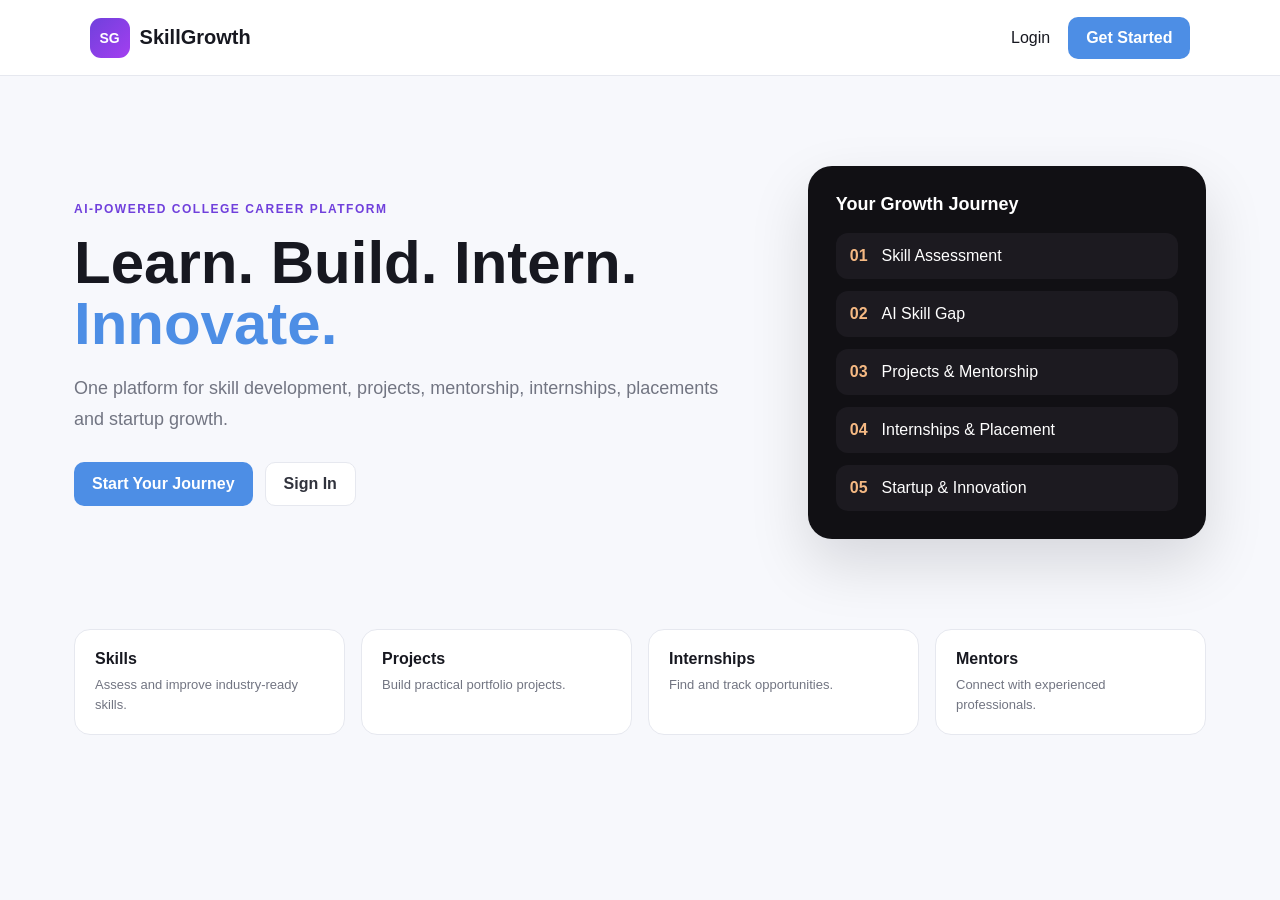
<file: index.html>
<!DOCTYPE html><html lang="en"><head><meta charset="UTF-8"><meta name="viewport" content="width=device-width,initial-scale=1.0"><title>SkillGrowth | AI Career Platform</title><link rel="stylesheet" href="css/style.css"></head><body><div class="landing"><nav class="landing-nav"><div class="brand"><span class="brand-logo">SG</span><span>SkillGrowth</span></div><div class="nav-actions"><a href="login.html">Login</a><a class="btn btn-primary" href="register.html">Get Started</a></div></nav><main class="hero"><div class="hero-copy"><span class="eyebrow">AI-POWERED COLLEGE CAREER PLATFORM</span><h1>Learn. Build. Intern. <span>Innovate.</span></h1><p>One platform for skill development, projects, mentorship, internships, placements and startup growth.</p><div class="hero-actions"><a class="btn btn-primary" href="register.html">Start Your Journey</a><a class="btn btn-light" href="login.html">Sign In</a></div></div><div class="journey-card"><div class="journey-title">Your Growth Journey</div><div class="journey-list"><div><b>01</b><span>Skill Assessment</span></div><div><b>02</b><span>AI Skill Gap</span></div><div><b>03</b><span>Projects & Mentorship</span></div><div><b>04</b><span>Internships & Placement</span></div><div><b>05</b><span>Startup & Innovation</span></div></div></div></main><section class="feature-strip"><div><strong>Skills</strong><span>Assess and improve industry-ready skills.</span></div><div><strong>Projects</strong><span>Build practical portfolio projects.</span></div><div><strong>Internships</strong><span>Find and track opportunities.</span></div><div><strong>Mentors</strong><span>Connect with experienced professionals.</span></div></section></div></body></html>
</file>
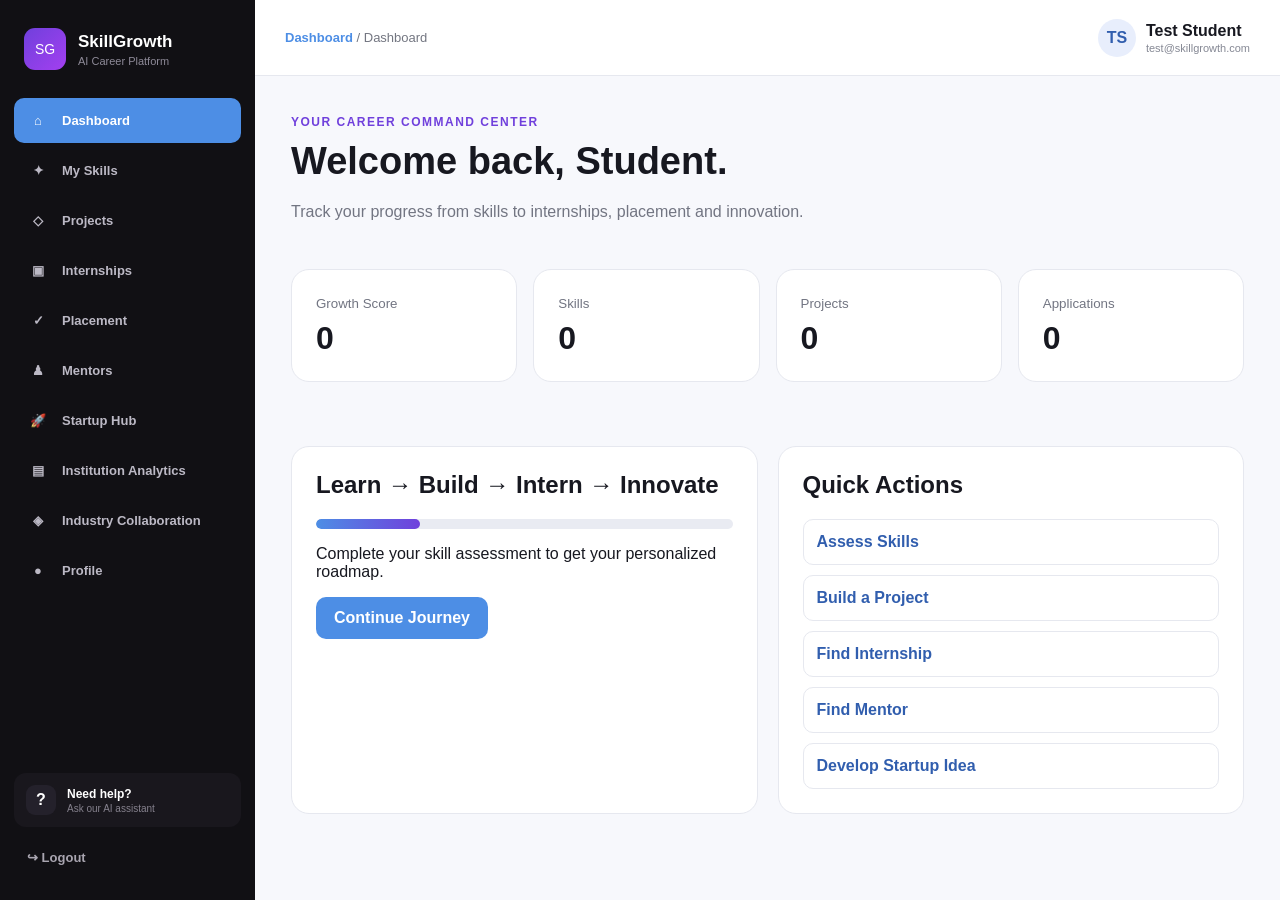
<file: dashboard.html>
<!DOCTYPE html><html lang="en"><head><meta charset="UTF-8"><meta name="viewport" content="width=device-width,initial-scale=1.0"><title>Dashboard | SkillGrowth</title><link rel="stylesheet" href="css/style.css"></head><body><div class="app-layout"><aside class="sidebar" id="sidebar">
<div class="sidebar-brand"><div class="brand-logo">SG</div><div><div class="brand-name">SkillGrowth</div><div class="brand-subtitle">AI Career Platform</div></div></div>
<nav class="sidebar-menu">
<a href="dashboard.html" class="sidebar-link active"><span>⌂</span>Dashboard</a>
<a href="skills.html" class="sidebar-link "><span>✦</span>My Skills</a>
<a href="projects.html" class="sidebar-link "><span>◇</span>Projects</a>
<a href="internships.html" class="sidebar-link "><span>▣</span>Internships</a>
<a href="placement.html" class="sidebar-link "><span>✓</span>Placement</a>
<a href="mentors.html" class="sidebar-link "><span>♟</span>Mentors</a>
<a href="startups.html" class="sidebar-link "><span>🚀</span>Startup Hub</a>
<a href="institution.html" class="sidebar-link "><span>▤</span>Institution Analytics</a>
<a href="industry.html" class="sidebar-link "><span>◈</span>Industry Collaboration</a>
<a href="profile.html" class="sidebar-link "><span>●</span>Profile</a>
</nav>
<div class="sidebar-footer"><div class="sidebar-help"><b>?</b><div><strong>Need help?</strong><small>Ask our AI assistant</small></div></div><button class="sidebar-logout" id="logoutBtn">↪ Logout</button></div>
</aside><main class="main-area"><header class="topbar"><button class="mobile-menu-btn" id="mobileMenuBtn">☰</button><div class="breadcrumb"><a href="dashboard.html">Dashboard</a> / Dashboard</div><div class="top-user"><div class="top-avatar" id="userAvatar">TS</div><div><strong id="userName">Test Student</strong><small id="userEmail">test@skillgrowth.com</small></div></div></header><section class="page-content"><span class="eyebrow">YOUR CAREER COMMAND CENTER</span><h1>Welcome back, <span id="welcomeName">Student</span>.</h1><p>Track your progress from skills to internships, placement and innovation.</p><div class="stat-grid"><div class="card stat"><small>Growth Score</small><strong id="growthScore">0</strong></div><div class="card stat"><small>Skills</small><strong id="skillCount">0</strong></div><div class="card stat"><small>Projects</small><strong id="projectCount">0</strong></div><div class="card stat"><small>Applications</small><strong id="applicationCount">0</strong></div></div><div class="two-col"><div class="card"><h2>Learn → Build → Intern → Innovate</h2><div class="progress-track"><div id="journeyProgress" class="progress-fill" style="width:25%"></div></div><p>Complete your skill assessment to get your personalized roadmap.</p><a class="btn btn-primary" href="skills.html">Continue Journey</a></div><div class="card"><h2>Quick Actions</h2><div class="quick-links"><a href="skills.html">Assess Skills</a><a href="projects.html">Build a Project</a><a href="internships.html">Find Internship</a><a href="mentors.html">Find Mentor</a><a href="startups.html">Develop Startup Idea</a></div></div></div></section></main></div><script src="js/script.js"></script><script src="js/dashboard.js"></script></body></html>
</file>
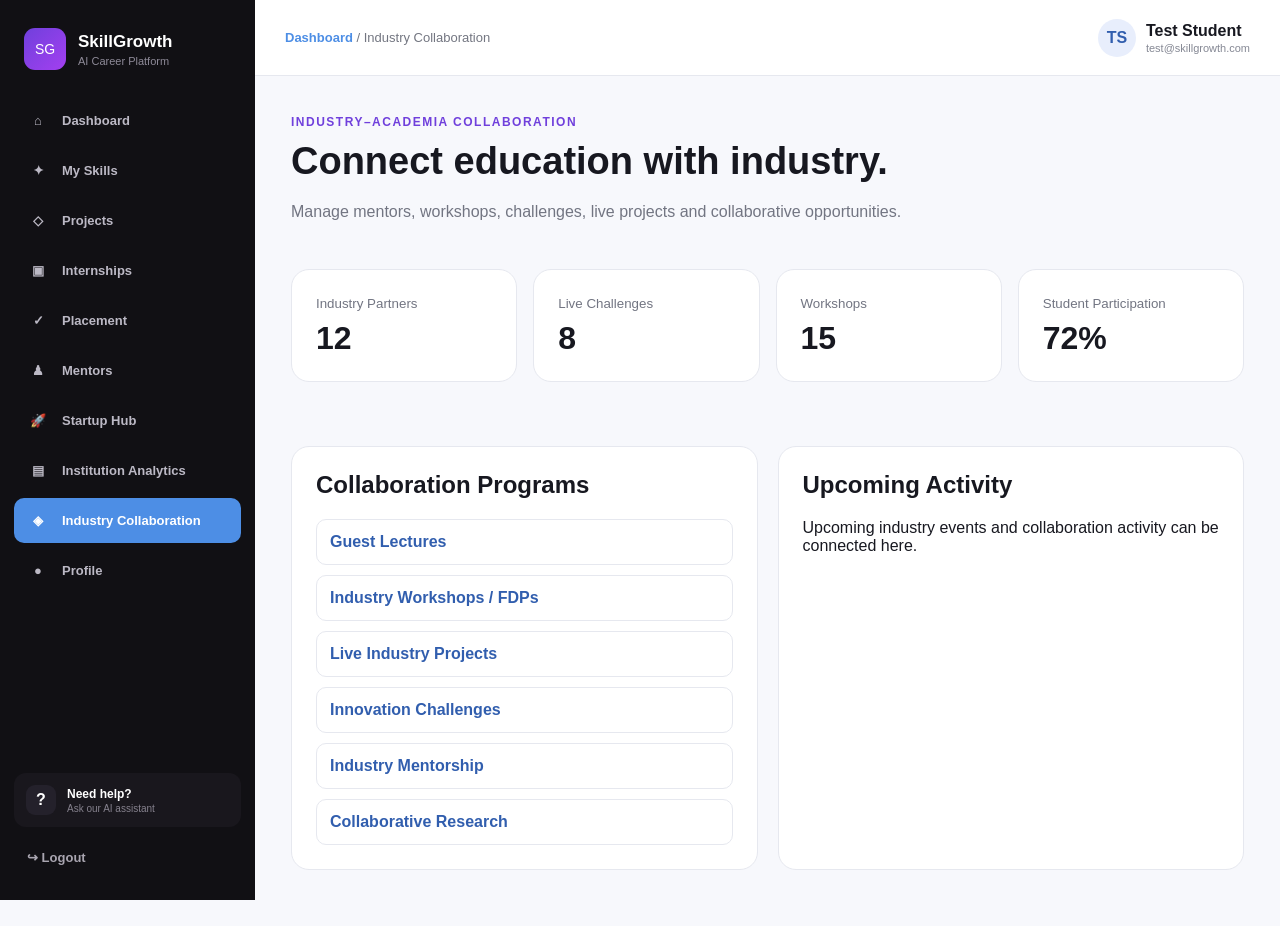
<file: industry.html>
<!DOCTYPE html><html lang="en"><head><meta charset="UTF-8"><meta name="viewport" content="width=device-width,initial-scale=1.0"><title>Industry Collaboration | SkillGrowth</title><link rel="stylesheet" href="css/style.css"></head><body><div class="app-layout"><aside class="sidebar" id="sidebar">
<div class="sidebar-brand"><div class="brand-logo">SG</div><div><div class="brand-name">SkillGrowth</div><div class="brand-subtitle">AI Career Platform</div></div></div>
<nav class="sidebar-menu">
<a href="dashboard.html" class="sidebar-link "><span>⌂</span>Dashboard</a>
<a href="skills.html" class="sidebar-link "><span>✦</span>My Skills</a>
<a href="projects.html" class="sidebar-link "><span>◇</span>Projects</a>
<a href="internships.html" class="sidebar-link "><span>▣</span>Internships</a>
<a href="placement.html" class="sidebar-link "><span>✓</span>Placement</a>
<a href="mentors.html" class="sidebar-link "><span>♟</span>Mentors</a>
<a href="startups.html" class="sidebar-link "><span>🚀</span>Startup Hub</a>
<a href="institution.html" class="sidebar-link "><span>▤</span>Institution Analytics</a>
<a href="industry.html" class="sidebar-link active"><span>◈</span>Industry Collaboration</a>
<a href="profile.html" class="sidebar-link "><span>●</span>Profile</a>
</nav>
<div class="sidebar-footer"><div class="sidebar-help"><b>?</b><div><strong>Need help?</strong><small>Ask our AI assistant</small></div></div><button class="sidebar-logout" id="logoutBtn">↪ Logout</button></div>
</aside><main class="main-area"><header class="topbar"><button class="mobile-menu-btn" id="mobileMenuBtn">☰</button><div class="breadcrumb"><a href="dashboard.html">Dashboard</a> / Industry Collaboration</div><div class="top-user"><div class="top-avatar" id="userAvatar">TS</div><div><strong id="userName">Test Student</strong><small id="userEmail">test@skillgrowth.com</small></div></div></header><section class="page-content"><span class="eyebrow">INDUSTRY–ACADEMIA COLLABORATION</span><h1>Connect education with industry.</h1><p>Manage mentors, workshops, challenges, live projects and collaborative opportunities.</p><div class="stat-grid"><div class="card stat"><small>Industry Partners</small><strong>12</strong></div><div class="card stat"><small>Live Challenges</small><strong>8</strong></div><div class="card stat"><small>Workshops</small><strong>15</strong></div><div class="card stat"><small>Student Participation</small><strong>72%</strong></div></div><div class="two-col"><div class="card"><h2>Collaboration Programs</h2><div class="quick-links"><a href="#">Guest Lectures</a><a href="#">Industry Workshops / FDPs</a><a href="#">Live Industry Projects</a><a href="#">Innovation Challenges</a><a href="#">Industry Mentorship</a><a href="#">Collaborative Research</a></div></div><div class="card"><h2>Upcoming Activity</h2><p>Upcoming industry events and collaboration activity can be connected here.</p></div></div></section></main></div><script src="js/script.js"></script><script src="js/industry.js"></script></body></html>
</file>
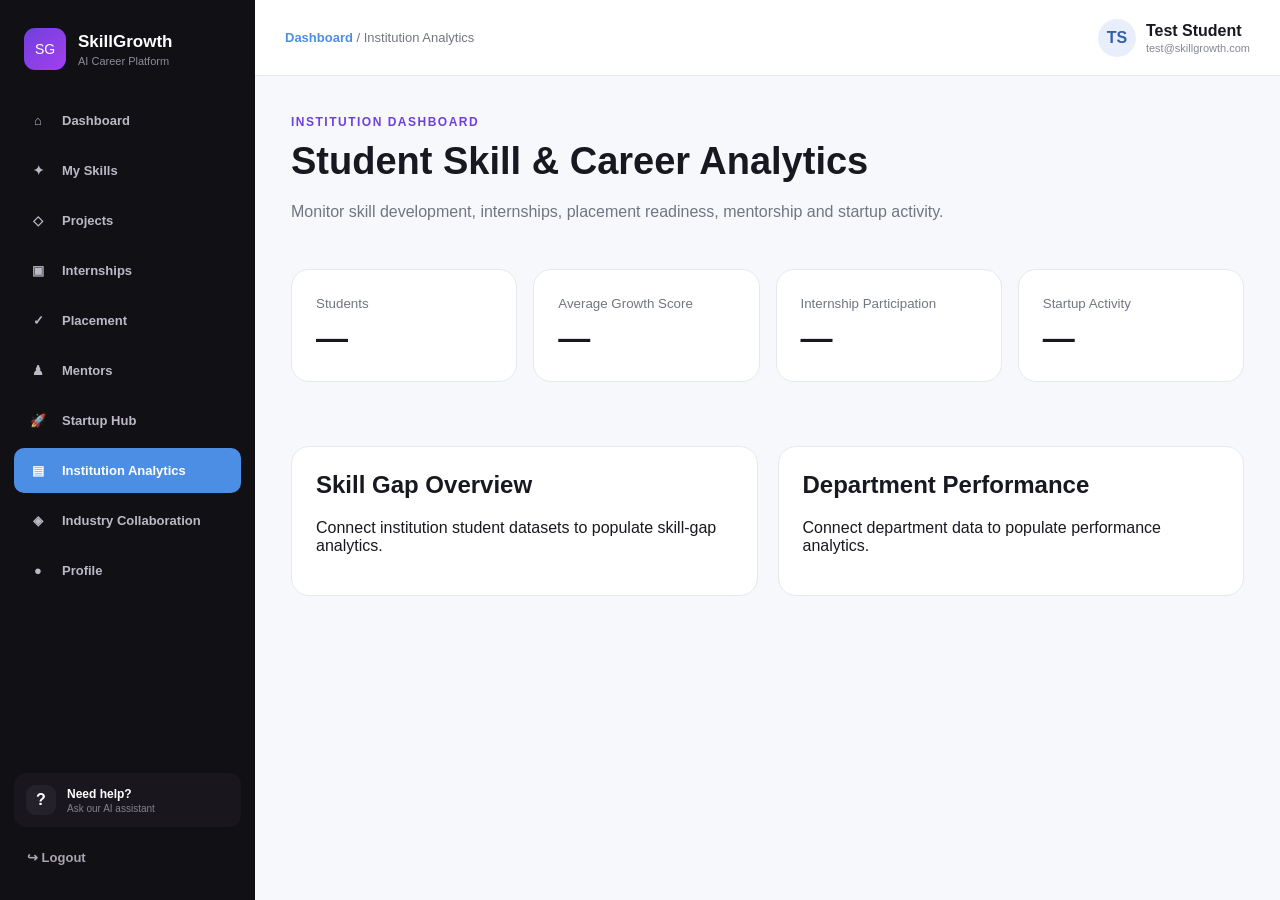
<file: institution.html>
<!DOCTYPE html><html lang="en"><head><meta charset="UTF-8"><meta name="viewport" content="width=device-width,initial-scale=1.0"><title>Institution Analytics | SkillGrowth</title><link rel="stylesheet" href="css/style.css"></head><body><div class="app-layout"><aside class="sidebar" id="sidebar">
<div class="sidebar-brand"><div class="brand-logo">SG</div><div><div class="brand-name">SkillGrowth</div><div class="brand-subtitle">AI Career Platform</div></div></div>
<nav class="sidebar-menu">
<a href="dashboard.html" class="sidebar-link "><span>⌂</span>Dashboard</a>
<a href="skills.html" class="sidebar-link "><span>✦</span>My Skills</a>
<a href="projects.html" class="sidebar-link "><span>◇</span>Projects</a>
<a href="internships.html" class="sidebar-link "><span>▣</span>Internships</a>
<a href="placement.html" class="sidebar-link "><span>✓</span>Placement</a>
<a href="mentors.html" class="sidebar-link "><span>♟</span>Mentors</a>
<a href="startups.html" class="sidebar-link "><span>🚀</span>Startup Hub</a>
<a href="institution.html" class="sidebar-link active"><span>▤</span>Institution Analytics</a>
<a href="industry.html" class="sidebar-link "><span>◈</span>Industry Collaboration</a>
<a href="profile.html" class="sidebar-link "><span>●</span>Profile</a>
</nav>
<div class="sidebar-footer"><div class="sidebar-help"><b>?</b><div><strong>Need help?</strong><small>Ask our AI assistant</small></div></div><button class="sidebar-logout" id="logoutBtn">↪ Logout</button></div>
</aside><main class="main-area"><header class="topbar"><button class="mobile-menu-btn" id="mobileMenuBtn">☰</button><div class="breadcrumb"><a href="dashboard.html">Dashboard</a> / Institution Analytics</div><div class="top-user"><div class="top-avatar" id="userAvatar">TS</div><div><strong id="userName">Test Student</strong><small id="userEmail">test@skillgrowth.com</small></div></div></header><section class="page-content"><span class="eyebrow">INSTITUTION DASHBOARD</span><h1>Student Skill & Career Analytics</h1><p>Monitor skill development, internships, placement readiness, mentorship and startup activity.</p><div class="stat-grid"><div class="card stat"><small>Students</small><strong>—</strong></div><div class="card stat"><small>Average Growth Score</small><strong>—</strong></div><div class="card stat"><small>Internship Participation</small><strong>—</strong></div><div class="card stat"><small>Startup Activity</small><strong>—</strong></div></div><div class="two-col"><div class="card"><h2>Skill Gap Overview</h2><p>Connect institution student datasets to populate skill-gap analytics.</p></div><div class="card"><h2>Department Performance</h2><p>Connect department data to populate performance analytics.</p></div></div></section></main></div><script src="js/script.js"></script><script src="js/institution.js"></script></body></html>
</file>
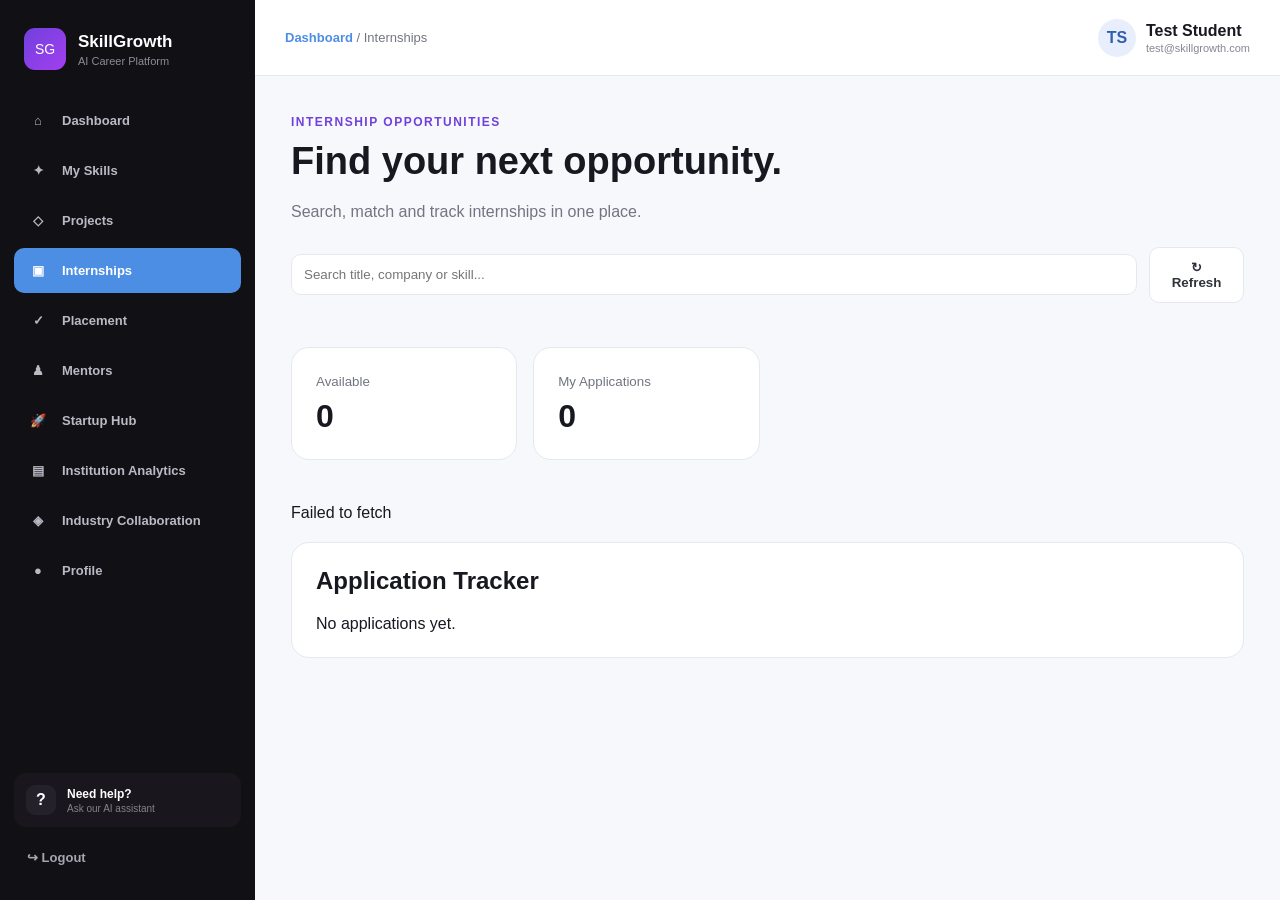
<file: internships.html>
<!DOCTYPE html><html lang="en"><head><meta charset="UTF-8"><meta name="viewport" content="width=device-width,initial-scale=1.0"><title>Internships | SkillGrowth</title><link rel="stylesheet" href="css/style.css"></head><body><div class="app-layout"><aside class="sidebar" id="sidebar">
<div class="sidebar-brand"><div class="brand-logo">SG</div><div><div class="brand-name">SkillGrowth</div><div class="brand-subtitle">AI Career Platform</div></div></div>
<nav class="sidebar-menu">
<a href="dashboard.html" class="sidebar-link "><span>⌂</span>Dashboard</a>
<a href="skills.html" class="sidebar-link "><span>✦</span>My Skills</a>
<a href="projects.html" class="sidebar-link "><span>◇</span>Projects</a>
<a href="internships.html" class="sidebar-link active"><span>▣</span>Internships</a>
<a href="placement.html" class="sidebar-link "><span>✓</span>Placement</a>
<a href="mentors.html" class="sidebar-link "><span>♟</span>Mentors</a>
<a href="startups.html" class="sidebar-link "><span>🚀</span>Startup Hub</a>
<a href="institution.html" class="sidebar-link "><span>▤</span>Institution Analytics</a>
<a href="industry.html" class="sidebar-link "><span>◈</span>Industry Collaboration</a>
<a href="profile.html" class="sidebar-link "><span>●</span>Profile</a>
</nav>
<div class="sidebar-footer"><div class="sidebar-help"><b>?</b><div><strong>Need help?</strong><small>Ask our AI assistant</small></div></div><button class="sidebar-logout" id="logoutBtn">↪ Logout</button></div>
</aside><main class="main-area"><header class="topbar"><button class="mobile-menu-btn" id="mobileMenuBtn">☰</button><div class="breadcrumb"><a href="dashboard.html">Dashboard</a> / Internships</div><div class="top-user"><div class="top-avatar" id="userAvatar">TS</div><div><strong id="userName">Test Student</strong><small id="userEmail">test@skillgrowth.com</small></div></div></header><section class="page-content"><span class="eyebrow">INTERNSHIP OPPORTUNITIES</span><h1>Find your next opportunity.</h1><p>Search, match and track internships in one place.</p><div class="toolbar"><input id="internshipSearch" placeholder="Search title, company or skill..."><button class="btn btn-light" id="refreshInternships">↻ Refresh</button></div><div class="stat-grid"><div class="card stat"><small>Available</small><strong id="internshipCount">0</strong></div><div class="card stat"><small>My Applications</small><strong id="myApplicationCount">0</strong></div></div><div id="internshipGrid" class="item-grid">Loading internships...</div><div class="card"><h2>Application Tracker</h2><div id="applicationGrid">No applications yet.</div></div></section></main></div><script src="js/script.js"></script><script src="js/internships.js"></script></body></html>
</file>
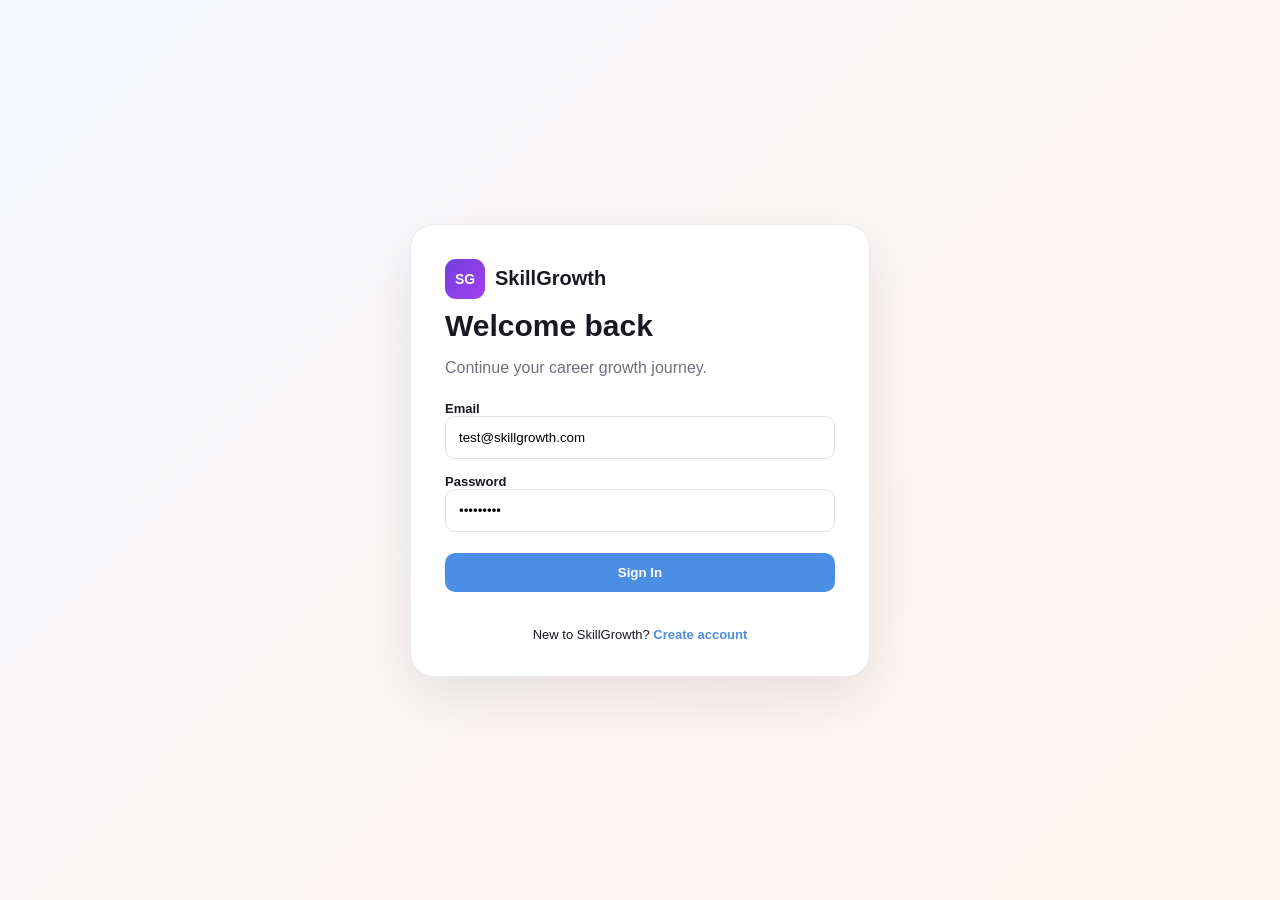
<file: login.html>
<!DOCTYPE html><html lang="en"><head><meta charset="UTF-8"><meta name="viewport" content="width=device-width,initial-scale=1.0"><title>Login | SkillGrowth</title><link rel="stylesheet" href="css/style.css"><link rel="stylesheet" href="css/auth.css"></head><body><div class="auth-page"><div class="auth-card"><a class="brand" href="index.html"><span class="brand-logo">SG</span><span>SkillGrowth</span></a><h1>Welcome back</h1><p>Continue your career growth journey.</p><form class="auth-form" id="loginForm"><label>Email<input id="email" type="email" required value="test@skillgrowth.com"></label><label>Password<input id="password" type="password" required value="Test12345"></label><button class="btn btn-primary" type="submit">Sign In</button><div id="authMessage"></div></form><div class="auth-footer">New to SkillGrowth? <a href="register.html">Create account</a></div></div></div><script src="js/auth.js"></script></body></html>
</file>
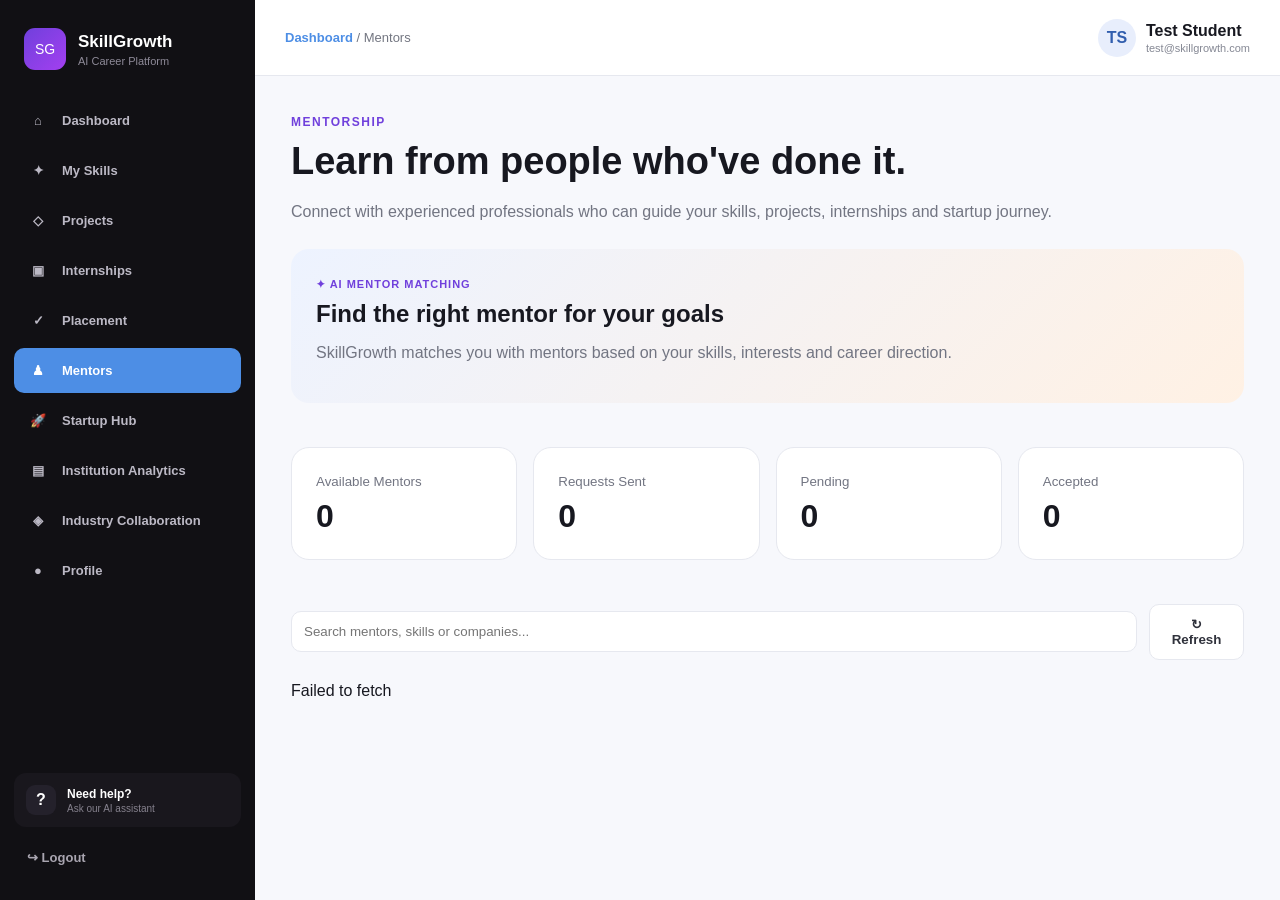
<file: mentors.html>
<!DOCTYPE html><html lang="en"><head><meta charset="UTF-8"><meta name="viewport" content="width=device-width,initial-scale=1.0"><title>Mentors | SkillGrowth</title><link rel="stylesheet" href="css/style.css"></head><body><div class="app-layout"><aside class="sidebar" id="sidebar">
<div class="sidebar-brand"><div class="brand-logo">SG</div><div><div class="brand-name">SkillGrowth</div><div class="brand-subtitle">AI Career Platform</div></div></div>
<nav class="sidebar-menu">
<a href="dashboard.html" class="sidebar-link "><span>⌂</span>Dashboard</a>
<a href="skills.html" class="sidebar-link "><span>✦</span>My Skills</a>
<a href="projects.html" class="sidebar-link "><span>◇</span>Projects</a>
<a href="internships.html" class="sidebar-link "><span>▣</span>Internships</a>
<a href="placement.html" class="sidebar-link "><span>✓</span>Placement</a>
<a href="mentors.html" class="sidebar-link active"><span>♟</span>Mentors</a>
<a href="startups.html" class="sidebar-link "><span>🚀</span>Startup Hub</a>
<a href="institution.html" class="sidebar-link "><span>▤</span>Institution Analytics</a>
<a href="industry.html" class="sidebar-link "><span>◈</span>Industry Collaboration</a>
<a href="profile.html" class="sidebar-link "><span>●</span>Profile</a>
</nav>
<div class="sidebar-footer"><div class="sidebar-help"><b>?</b><div><strong>Need help?</strong><small>Ask our AI assistant</small></div></div><button class="sidebar-logout" id="logoutBtn">↪ Logout</button></div>
</aside><main class="main-area"><header class="topbar"><button class="mobile-menu-btn" id="mobileMenuBtn">☰</button><div class="breadcrumb"><a href="dashboard.html">Dashboard</a> / Mentors</div><div class="top-user"><div class="top-avatar" id="userAvatar">TS</div><div><strong id="userName">Test Student</strong><small id="userEmail">test@skillgrowth.com</small></div></div></header><section class="page-content"><span class="eyebrow">MENTORSHIP</span><h1>Learn from people who've done it.</h1><p>Connect with experienced professionals who can guide your skills, projects, internships and startup journey.</p><div class="ai-banner"><b>✦ AI MENTOR MATCHING</b><h2>Find the right mentor for your goals</h2><p>SkillGrowth matches you with mentors based on your skills, interests and career direction.</p></div><div class="stat-grid"><div class="card stat"><small>Available Mentors</small><strong id="mentorCount">0</strong></div><div class="card stat"><small>Requests Sent</small><strong id="requestCount">0</strong></div><div class="card stat"><small>Pending</small><strong id="pendingCount">0</strong></div><div class="card stat"><small>Accepted</small><strong id="acceptedCount">0</strong></div></div><div class="toolbar"><input id="mentorSearch" placeholder="Search mentors, skills or companies..."><button class="btn btn-light" id="refreshMentors">↻ Refresh</button></div><div id="mentorGrid" class="item-grid">Loading mentors...</div><div class="modal" id="messageModal"><div class="modal-box"><button class="modal-close" id="messageClose">×</button><h2>Send Mentorship Request</h2><textarea id="mentorMessage" maxlength="500" placeholder="Hi, I would like mentorship for..."></textarea><br><br><button class="btn btn-light" id="messageCancel">Cancel</button> <button class="btn btn-primary" id="messageSend">Send Request</button></div></div></section></main></div><script src="js/script.js"></script><script src="js/mentors.js"></script></body></html>
</file>
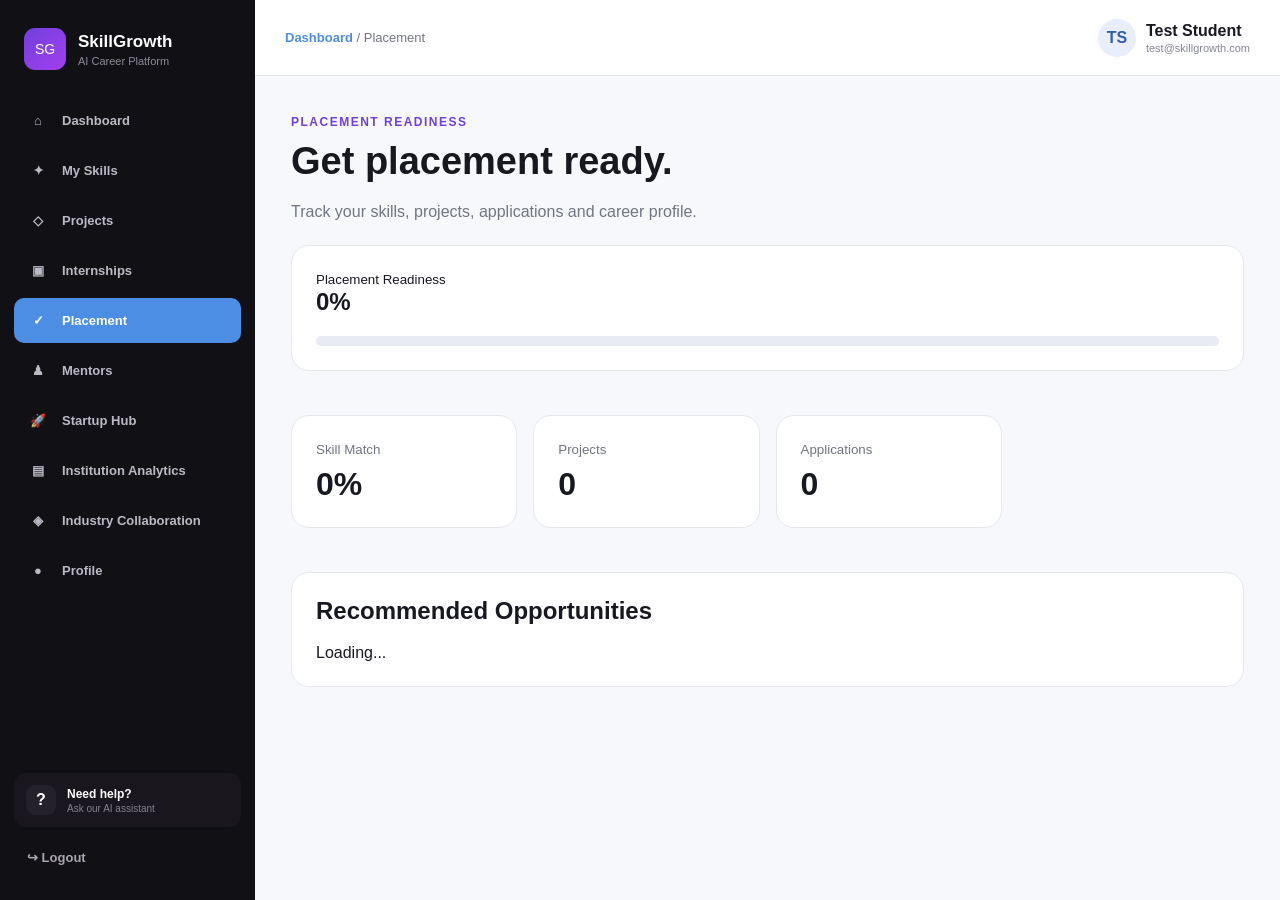
<file: placement.html>
<!DOCTYPE html><html lang="en"><head><meta charset="UTF-8"><meta name="viewport" content="width=device-width,initial-scale=1.0"><title>Placement | SkillGrowth</title><link rel="stylesheet" href="css/style.css"></head><body><div class="app-layout"><aside class="sidebar" id="sidebar">
<div class="sidebar-brand"><div class="brand-logo">SG</div><div><div class="brand-name">SkillGrowth</div><div class="brand-subtitle">AI Career Platform</div></div></div>
<nav class="sidebar-menu">
<a href="dashboard.html" class="sidebar-link "><span>⌂</span>Dashboard</a>
<a href="skills.html" class="sidebar-link "><span>✦</span>My Skills</a>
<a href="projects.html" class="sidebar-link "><span>◇</span>Projects</a>
<a href="internships.html" class="sidebar-link "><span>▣</span>Internships</a>
<a href="placement.html" class="sidebar-link active"><span>✓</span>Placement</a>
<a href="mentors.html" class="sidebar-link "><span>♟</span>Mentors</a>
<a href="startups.html" class="sidebar-link "><span>🚀</span>Startup Hub</a>
<a href="institution.html" class="sidebar-link "><span>▤</span>Institution Analytics</a>
<a href="industry.html" class="sidebar-link "><span>◈</span>Industry Collaboration</a>
<a href="profile.html" class="sidebar-link "><span>●</span>Profile</a>
</nav>
<div class="sidebar-footer"><div class="sidebar-help"><b>?</b><div><strong>Need help?</strong><small>Ask our AI assistant</small></div></div><button class="sidebar-logout" id="logoutBtn">↪ Logout</button></div>
</aside><main class="main-area"><header class="topbar"><button class="mobile-menu-btn" id="mobileMenuBtn">☰</button><div class="breadcrumb"><a href="dashboard.html">Dashboard</a> / Placement</div><div class="top-user"><div class="top-avatar" id="userAvatar">TS</div><div><strong id="userName">Test Student</strong><small id="userEmail">test@skillgrowth.com</small></div></div></header><section class="page-content"><span class="eyebrow">PLACEMENT READINESS</span><h1>Get placement ready.</h1><p>Track your skills, projects, applications and career profile.</p><div class="card"><small>Placement Readiness</small><h2 id="readinessScore">0%</h2><div class="progress-track"><div id="readinessBar" class="progress-fill" style="width:0%"></div></div></div><div class="stat-grid"><div class="card stat"><small>Skill Match</small><strong id="placementSkillScore">0%</strong></div><div class="card stat"><small>Projects</small><strong id="placementProjectCount">0</strong></div><div class="card stat"><small>Applications</small><strong id="placementApplicationCount">0</strong></div></div><div class="card"><h2>Recommended Opportunities</h2><div id="placementJobs" class="item-grid">Loading...</div></div></section></main></div><script src="js/script.js"></script><script src="js/placement.js"></script></body></html>
</file>
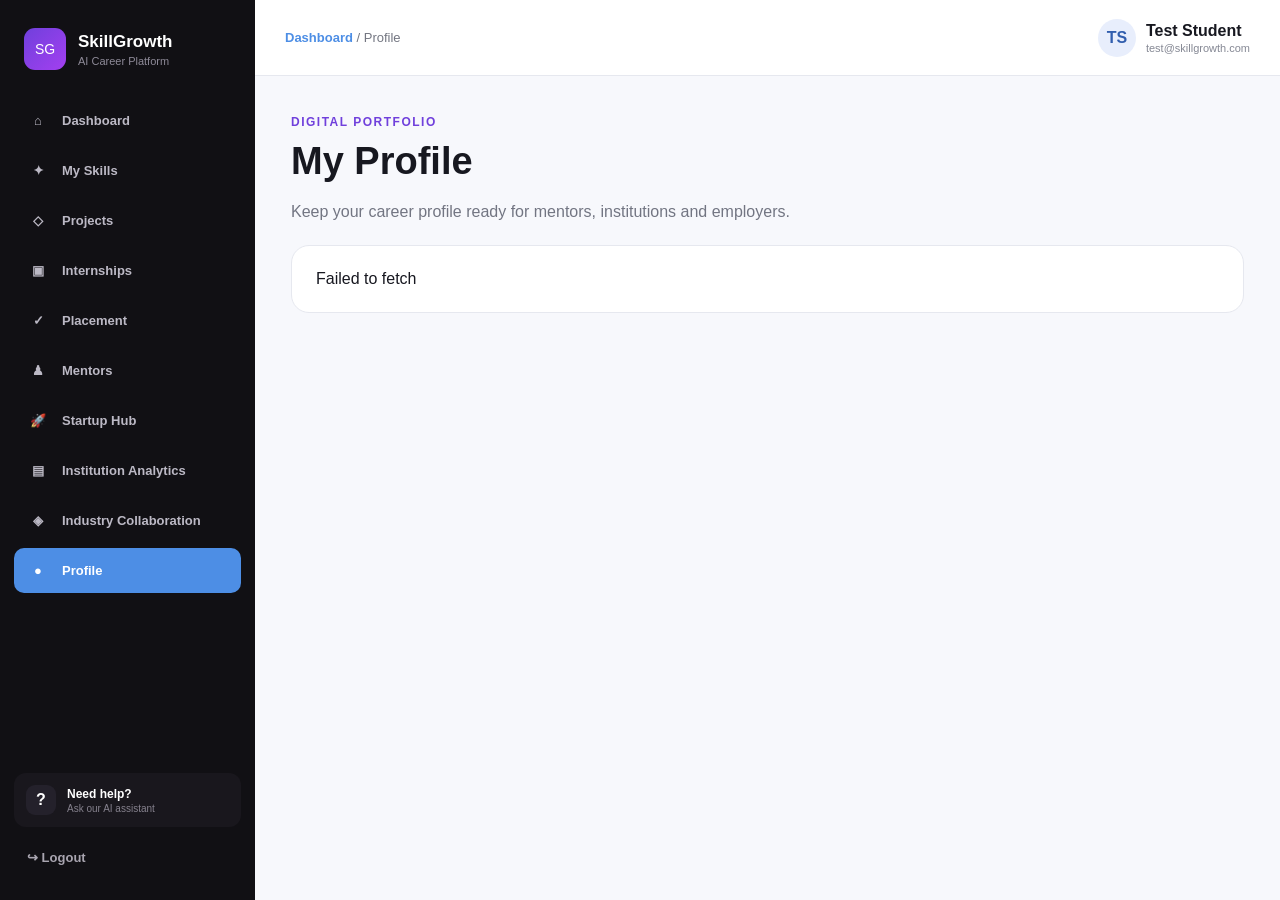
<file: profile.html>
<!DOCTYPE html><html lang="en"><head><meta charset="UTF-8"><meta name="viewport" content="width=device-width,initial-scale=1.0"><title>Profile | SkillGrowth</title><link rel="stylesheet" href="css/style.css"></head><body><div class="app-layout"><aside class="sidebar" id="sidebar">
<div class="sidebar-brand"><div class="brand-logo">SG</div><div><div class="brand-name">SkillGrowth</div><div class="brand-subtitle">AI Career Platform</div></div></div>
<nav class="sidebar-menu">
<a href="dashboard.html" class="sidebar-link "><span>⌂</span>Dashboard</a>
<a href="skills.html" class="sidebar-link "><span>✦</span>My Skills</a>
<a href="projects.html" class="sidebar-link "><span>◇</span>Projects</a>
<a href="internships.html" class="sidebar-link "><span>▣</span>Internships</a>
<a href="placement.html" class="sidebar-link "><span>✓</span>Placement</a>
<a href="mentors.html" class="sidebar-link "><span>♟</span>Mentors</a>
<a href="startups.html" class="sidebar-link "><span>🚀</span>Startup Hub</a>
<a href="institution.html" class="sidebar-link "><span>▤</span>Institution Analytics</a>
<a href="industry.html" class="sidebar-link "><span>◈</span>Industry Collaboration</a>
<a href="profile.html" class="sidebar-link active"><span>●</span>Profile</a>
</nav>
<div class="sidebar-footer"><div class="sidebar-help"><b>?</b><div><strong>Need help?</strong><small>Ask our AI assistant</small></div></div><button class="sidebar-logout" id="logoutBtn">↪ Logout</button></div>
</aside><main class="main-area"><header class="topbar"><button class="mobile-menu-btn" id="mobileMenuBtn">☰</button><div class="breadcrumb"><a href="dashboard.html">Dashboard</a> / Profile</div><div class="top-user"><div class="top-avatar" id="userAvatar">TS</div><div><strong id="userName">Test Student</strong><small id="userEmail">test@skillgrowth.com</small></div></div></header><section class="page-content"><span class="eyebrow">DIGITAL PORTFOLIO</span><h1>My Profile</h1><p>Keep your career profile ready for mentors, institutions and employers.</p><div class="card"><div id="profileInfo">Loading...</div></div></section></main></div><script src="js/script.js"></script><script src="js/profile.js"></script></body></html>
</file>
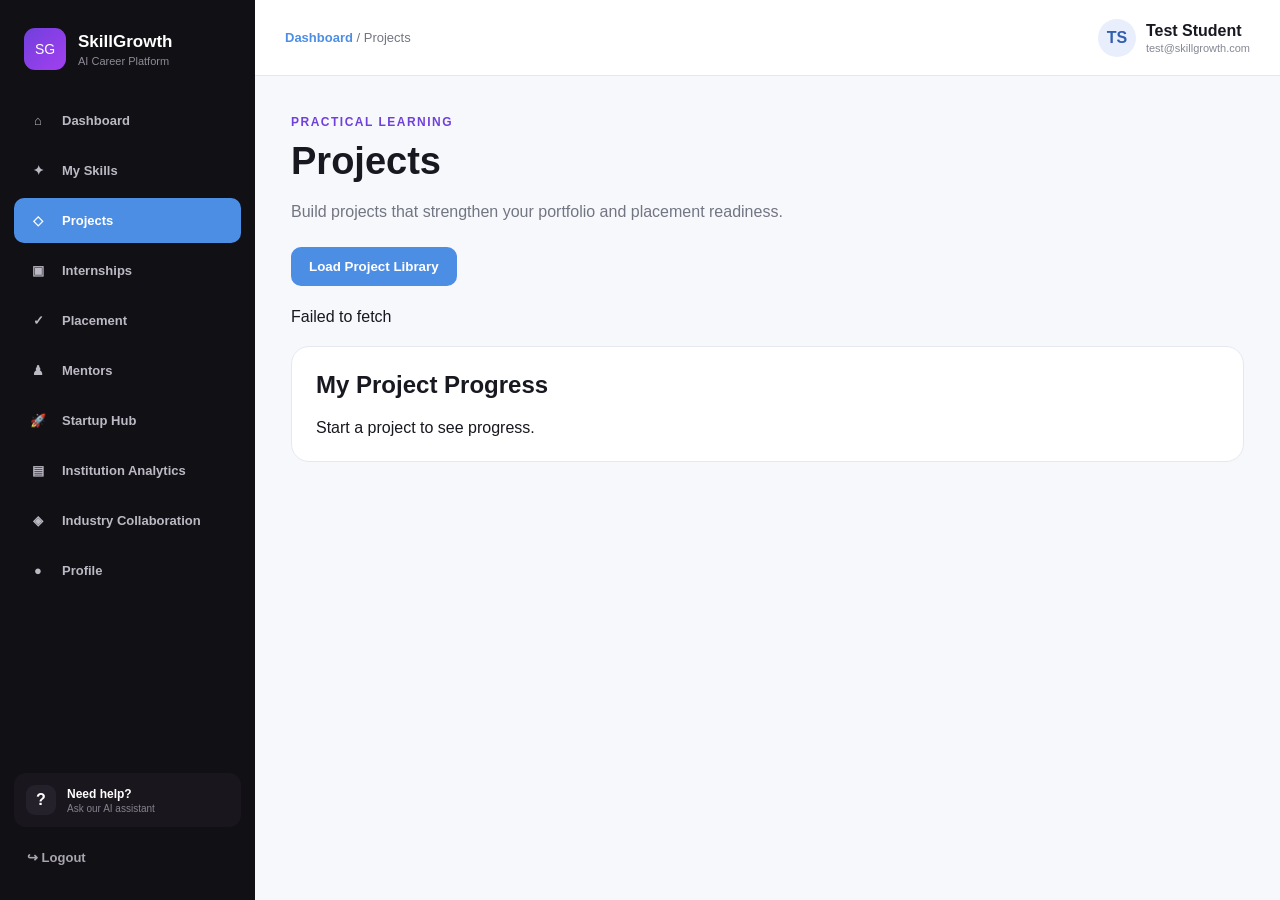
<file: projects.html>
<!DOCTYPE html><html lang="en"><head><meta charset="UTF-8"><meta name="viewport" content="width=device-width,initial-scale=1.0"><title>Projects | SkillGrowth</title><link rel="stylesheet" href="css/style.css"></head><body><div class="app-layout"><aside class="sidebar" id="sidebar">
<div class="sidebar-brand"><div class="brand-logo">SG</div><div><div class="brand-name">SkillGrowth</div><div class="brand-subtitle">AI Career Platform</div></div></div>
<nav class="sidebar-menu">
<a href="dashboard.html" class="sidebar-link "><span>⌂</span>Dashboard</a>
<a href="skills.html" class="sidebar-link "><span>✦</span>My Skills</a>
<a href="projects.html" class="sidebar-link active"><span>◇</span>Projects</a>
<a href="internships.html" class="sidebar-link "><span>▣</span>Internships</a>
<a href="placement.html" class="sidebar-link "><span>✓</span>Placement</a>
<a href="mentors.html" class="sidebar-link "><span>♟</span>Mentors</a>
<a href="startups.html" class="sidebar-link "><span>🚀</span>Startup Hub</a>
<a href="institution.html" class="sidebar-link "><span>▤</span>Institution Analytics</a>
<a href="industry.html" class="sidebar-link "><span>◈</span>Industry Collaboration</a>
<a href="profile.html" class="sidebar-link "><span>●</span>Profile</a>
</nav>
<div class="sidebar-footer"><div class="sidebar-help"><b>?</b><div><strong>Need help?</strong><small>Ask our AI assistant</small></div></div><button class="sidebar-logout" id="logoutBtn">↪ Logout</button></div>
</aside><main class="main-area"><header class="topbar"><button class="mobile-menu-btn" id="mobileMenuBtn">☰</button><div class="breadcrumb"><a href="dashboard.html">Dashboard</a> / Projects</div><div class="top-user"><div class="top-avatar" id="userAvatar">TS</div><div><strong id="userName">Test Student</strong><small id="userEmail">test@skillgrowth.com</small></div></div></header><section class="page-content"><span class="eyebrow">PRACTICAL LEARNING</span><h1>Projects</h1><p>Build projects that strengthen your portfolio and placement readiness.</p><div class="toolbar"><button class="btn btn-primary" id="seedProjectsBtn">Load Project Library</button></div><div id="projectGrid" class="item-grid">Loading projects...</div><div class="card"><h2>My Project Progress</h2><div id="myProjects">Start a project to see progress.</div></div></section></main></div><script src="js/script.js"></script><script src="js/projects.js"></script></body></html>
</file>
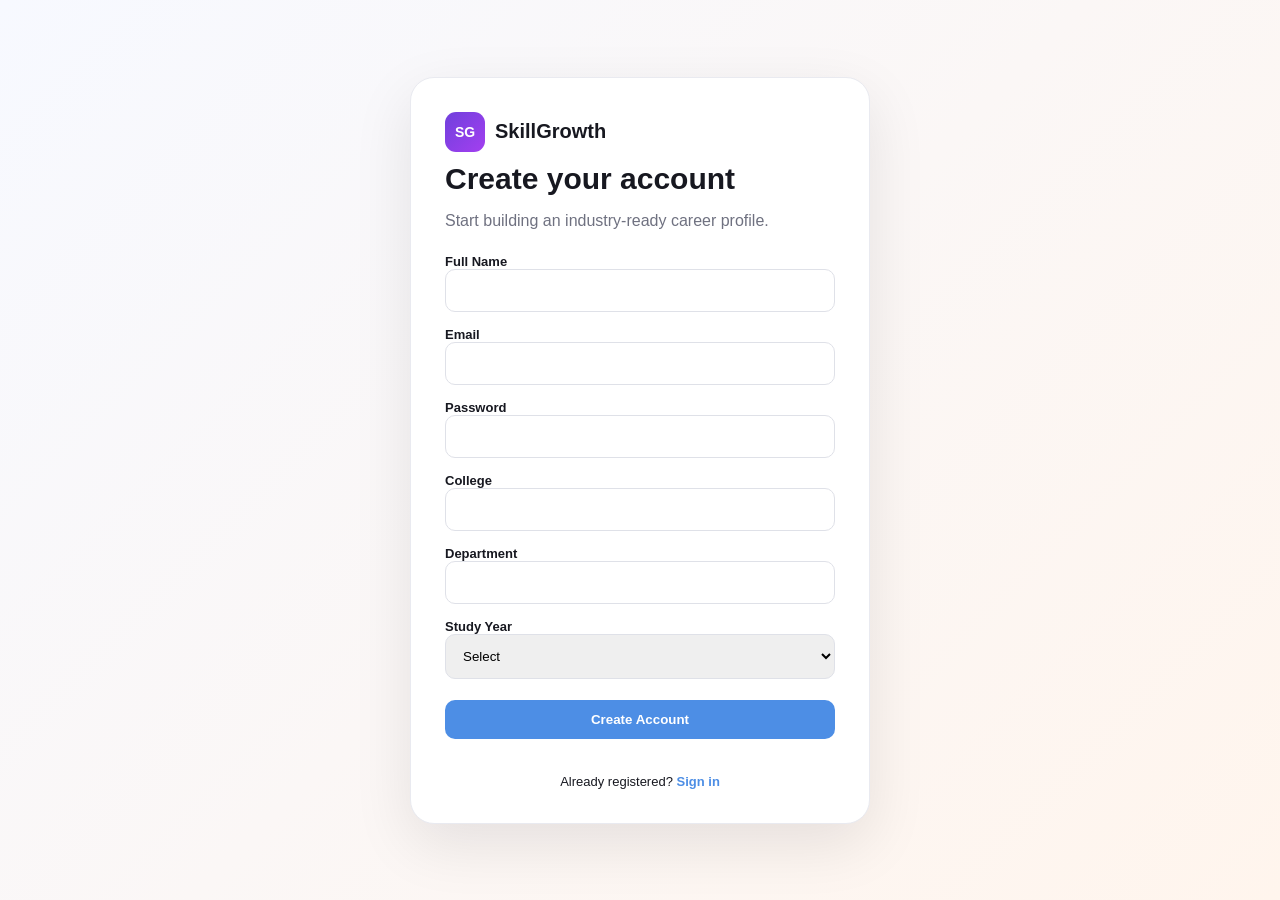
<file: register.html>
<!DOCTYPE html><html lang="en"><head><meta charset="UTF-8"><meta name="viewport" content="width=device-width,initial-scale=1.0"><title>Register | SkillGrowth</title><link rel="stylesheet" href="css/style.css"><link rel="stylesheet" href="css/auth.css"></head><body><div class="auth-page"><div class="auth-card"><a class="brand" href="index.html"><span class="brand-logo">SG</span><span>SkillGrowth</span></a><h1>Create your account</h1><p>Start building an industry-ready career profile.</p><form class="auth-form" id="registerForm"><label>Full Name<input id="fullName" required></label><label>Email<input id="email" type="email" required></label><label>Password<input id="password" type="password" minlength="8" required></label><label>College<input id="college"></label><label>Department<input id="department"></label><label>Study Year<select id="studyYear"><option value="">Select</option><option>1st Year</option><option>2nd Year</option><option>3rd Year</option><option>4th Year</option><option>Graduate</option></select></label><button class="btn btn-primary" type="submit">Create Account</button><div id="authMessage"></div></form><div class="auth-footer">Already registered? <a href="login.html">Sign in</a></div></div></div><script src="js/auth.js"></script></body></html>
</file>
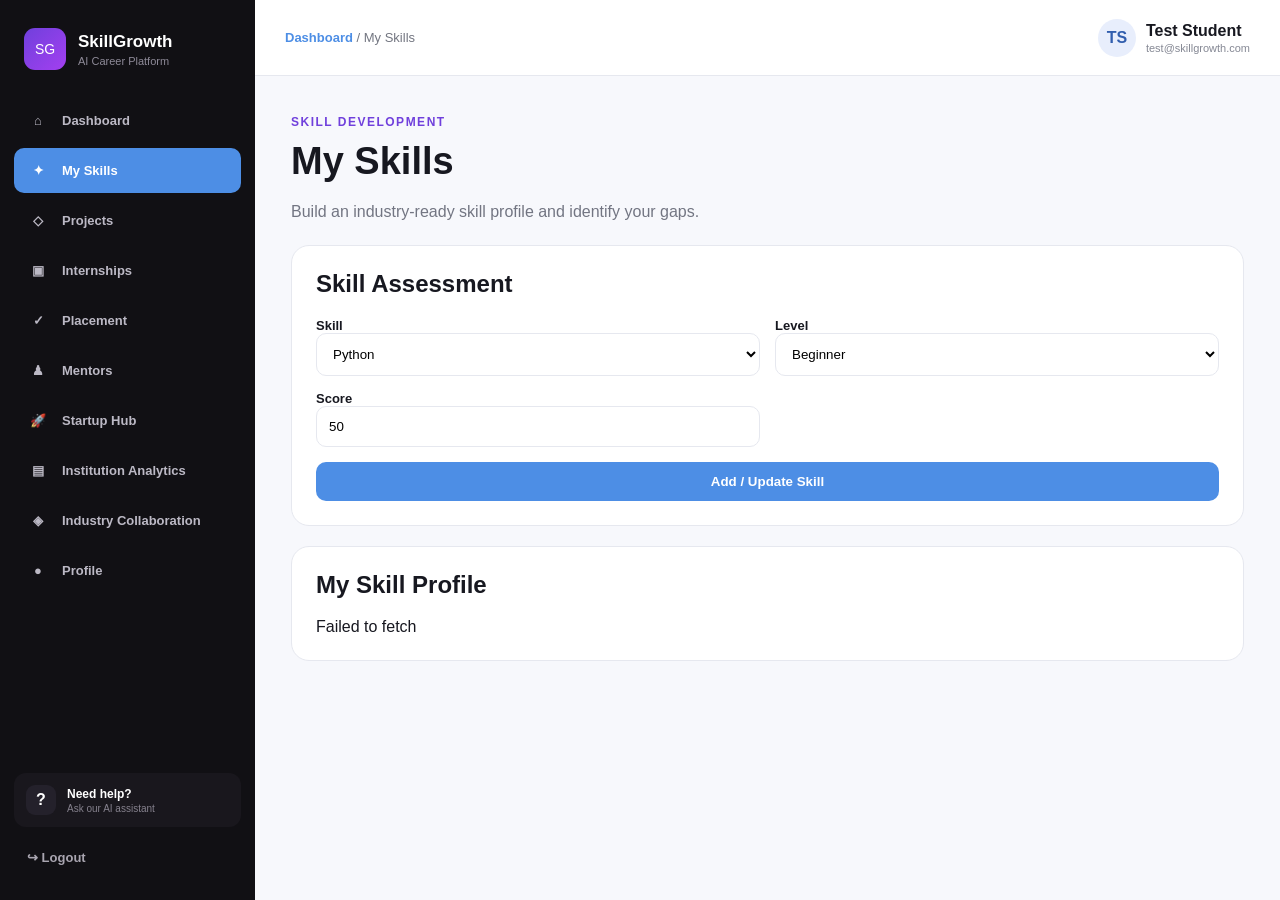
<file: skills.html>
<!DOCTYPE html><html lang="en"><head><meta charset="UTF-8"><meta name="viewport" content="width=device-width,initial-scale=1.0"><title>My Skills | SkillGrowth</title><link rel="stylesheet" href="css/style.css"></head><body><div class="app-layout"><aside class="sidebar" id="sidebar">
<div class="sidebar-brand"><div class="brand-logo">SG</div><div><div class="brand-name">SkillGrowth</div><div class="brand-subtitle">AI Career Platform</div></div></div>
<nav class="sidebar-menu">
<a href="dashboard.html" class="sidebar-link "><span>⌂</span>Dashboard</a>
<a href="skills.html" class="sidebar-link active"><span>✦</span>My Skills</a>
<a href="projects.html" class="sidebar-link "><span>◇</span>Projects</a>
<a href="internships.html" class="sidebar-link "><span>▣</span>Internships</a>
<a href="placement.html" class="sidebar-link "><span>✓</span>Placement</a>
<a href="mentors.html" class="sidebar-link "><span>♟</span>Mentors</a>
<a href="startups.html" class="sidebar-link "><span>🚀</span>Startup Hub</a>
<a href="institution.html" class="sidebar-link "><span>▤</span>Institution Analytics</a>
<a href="industry.html" class="sidebar-link "><span>◈</span>Industry Collaboration</a>
<a href="profile.html" class="sidebar-link "><span>●</span>Profile</a>
</nav>
<div class="sidebar-footer"><div class="sidebar-help"><b>?</b><div><strong>Need help?</strong><small>Ask our AI assistant</small></div></div><button class="sidebar-logout" id="logoutBtn">↪ Logout</button></div>
</aside><main class="main-area"><header class="topbar"><button class="mobile-menu-btn" id="mobileMenuBtn">☰</button><div class="breadcrumb"><a href="dashboard.html">Dashboard</a> / My Skills</div><div class="top-user"><div class="top-avatar" id="userAvatar">TS</div><div><strong id="userName">Test Student</strong><small id="userEmail">test@skillgrowth.com</small></div></div></header><section class="page-content"><span class="eyebrow">SKILL DEVELOPMENT</span><h1>My Skills</h1><p>Build an industry-ready skill profile and identify your gaps.</p><div class="card"><h2>Skill Assessment</h2><div class="form-grid"><label>Skill<select id="skillSelect"><option>Python</option><option>JavaScript</option><option>SQL</option><option>React</option><option>Communication</option><option>Problem Solving</option></select></label><label>Level<select id="skillLevel"><option>Beginner</option><option>Intermediate</option><option>Advanced</option></select></label><label>Score<input id="skillScore" type="number" min="0" max="100" value="50"></label><button class="btn btn-primary" id="addSkillBtn">Add / Update Skill</button></div></div><div class="card"><h2>My Skill Profile</h2><div id="skillsGrid" class="item-grid">Loading skills...</div></div></section></main></div><script src="js/script.js"></script><script src="js/skills.js"></script></body></html>
</file>
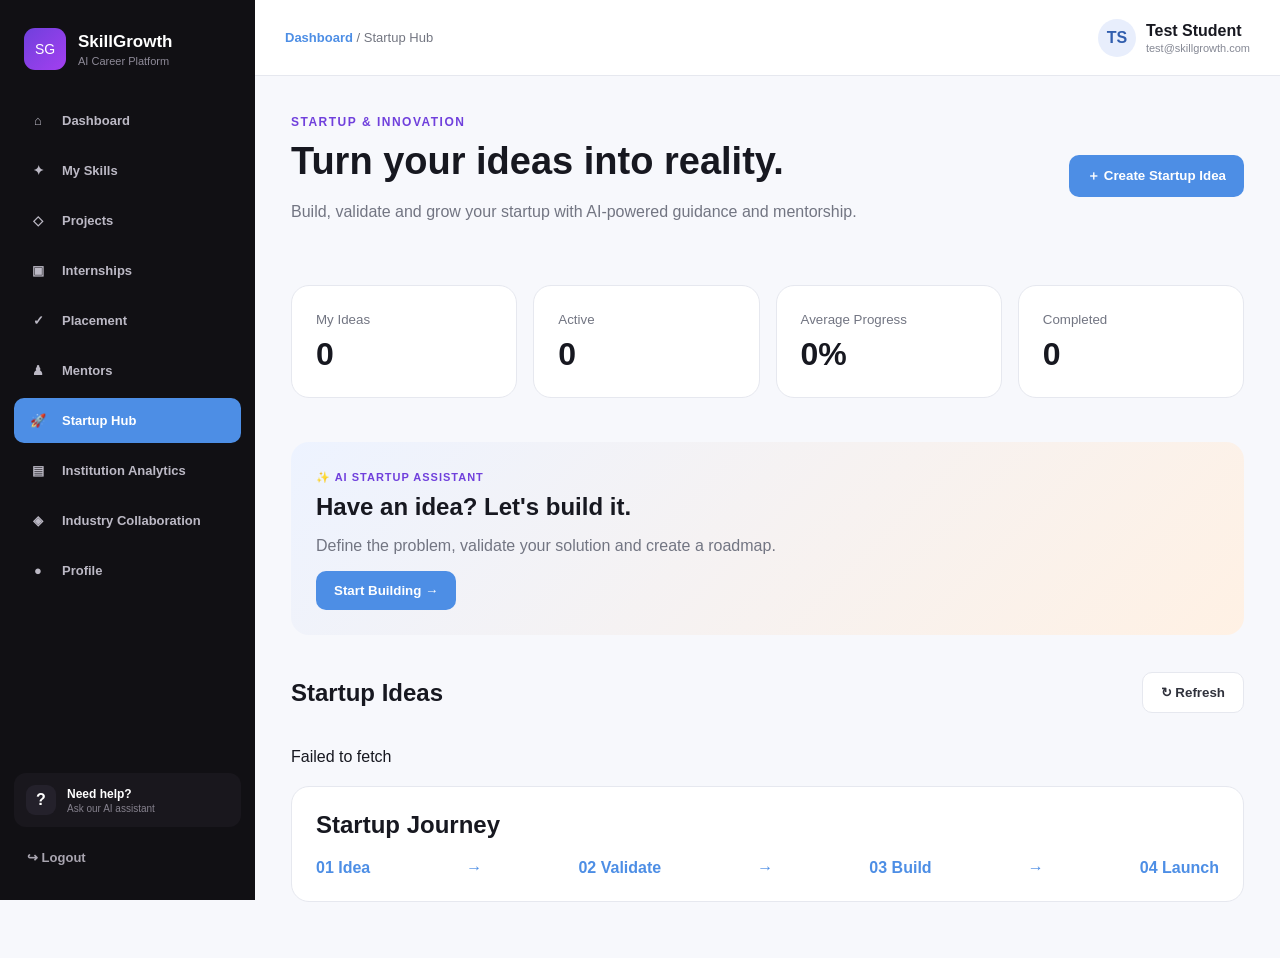
<file: startups.html>
<!DOCTYPE html><html lang="en"><head><meta charset="UTF-8"><meta name="viewport" content="width=device-width,initial-scale=1.0"><title>Startup Hub | SkillGrowth</title><link rel="stylesheet" href="css/style.css"></head><body><div class="app-layout"><aside class="sidebar" id="sidebar">
<div class="sidebar-brand"><div class="brand-logo">SG</div><div><div class="brand-name">SkillGrowth</div><div class="brand-subtitle">AI Career Platform</div></div></div>
<nav class="sidebar-menu">
<a href="dashboard.html" class="sidebar-link "><span>⌂</span>Dashboard</a>
<a href="skills.html" class="sidebar-link "><span>✦</span>My Skills</a>
<a href="projects.html" class="sidebar-link "><span>◇</span>Projects</a>
<a href="internships.html" class="sidebar-link "><span>▣</span>Internships</a>
<a href="placement.html" class="sidebar-link "><span>✓</span>Placement</a>
<a href="mentors.html" class="sidebar-link "><span>♟</span>Mentors</a>
<a href="startups.html" class="sidebar-link active"><span>🚀</span>Startup Hub</a>
<a href="institution.html" class="sidebar-link "><span>▤</span>Institution Analytics</a>
<a href="industry.html" class="sidebar-link "><span>◈</span>Industry Collaboration</a>
<a href="profile.html" class="sidebar-link "><span>●</span>Profile</a>
</nav>
<div class="sidebar-footer"><div class="sidebar-help"><b>?</b><div><strong>Need help?</strong><small>Ask our AI assistant</small></div></div><button class="sidebar-logout" id="logoutBtn">↪ Logout</button></div>
</aside><main class="main-area"><header class="topbar"><button class="mobile-menu-btn" id="mobileMenuBtn">☰</button><div class="breadcrumb"><a href="dashboard.html">Dashboard</a> / Startup Hub</div><div class="top-user"><div class="top-avatar" id="userAvatar">TS</div><div><strong id="userName">Test Student</strong><small id="userEmail">test@skillgrowth.com</small></div></div></header><section class="page-content"><div class="page-head"><div><span class="eyebrow">STARTUP & INNOVATION</span><h1>Turn your ideas into reality.</h1><p>Build, validate and grow your startup with AI-powered guidance and mentorship.</p></div><button class="btn btn-primary" id="createStartupBtn">＋ Create Startup Idea</button></div><div class="stat-grid"><div class="card stat"><small>My Ideas</small><strong id="startupCount">0</strong></div><div class="card stat"><small>Active</small><strong id="activeStartupCount">0</strong></div><div class="card stat"><small>Average Progress</small><strong id="startupAverageProgress">0%</strong></div><div class="card stat"><small>Completed</small><strong id="completedStartupCount">0</strong></div></div><div class="ai-banner"><b>✨ AI STARTUP ASSISTANT</b><h2>Have an idea? Let's build it.</h2><p>Define the problem, validate your solution and create a roadmap.</p><button class="btn btn-primary" id="createIdeaBtn">Start Building →</button></div><div class="toolbar"><h2>Startup Ideas</h2><button class="btn btn-light" id="refreshStartupsBtn">↻ Refresh</button></div><div id="startupGrid" class="item-grid">Loading startup ideas...</div><div class="card"><h2>Startup Journey</h2><div class="journey-row"><span>01 Idea</span><span>→</span><span>02 Validate</span><span>→</span><span>03 Build</span><span>→</span><span>04 Launch</span></div></div><div class="modal" id="startupModal"><div class="modal-box"><button class="modal-close" id="startupClose">×</button><h2>Create Startup Idea</h2><form id="startupForm" class="form-grid"><label>Title<input id="startupTitle" required></label><label>Category<input id="startupCategory"></label><label>Stage<select id="startupStage"><option>Idea</option><option>Validate</option><option>Build</option><option>Launch</option></select></label><label>Description<textarea id="startupDescription" required></textarea></label><label>Problem<textarea id="startupProblem"></textarea></label><label>Solution<textarea id="startupSolution"></textarea></label><button class="btn btn-primary" type="submit">Create Idea</button></form></div></div></section></main></div><script src="js/script.js"></script><script src="js/startups.js"></script></body></html>
</file>
<file: css/style.css>
:root{--navy:#030411;--blue:#4d8ee5;--purple:#7040dc;--bg:#f7f8fc;--text:#171820;--muted:#727582;--border:#e6e8ef}
*{box-sizing:border-box}body{margin:0;font-family:Inter,Segoe UI,Arial,sans-serif;background:var(--bg);color:var(--text)}a{text-decoration:none;color:inherit}
.btn{display:inline-flex;align-items:center;justify-content:center;border:0;border-radius:10px;padding:12px 18px;font-weight:700;cursor:pointer}.btn-primary{background:var(--blue);color:#fff}.btn-light{background:#fff;color:#30323c;border:1px solid var(--border)}
.brand{display:flex;align-items:center;gap:10px;font-weight:800;font-size:20px}.brand-logo{display:inline-flex;width:40px;height:40px;align-items:center;justify-content:center;border-radius:11px;background:linear-gradient(135deg,#7040dc,#a33ff0);color:#fff;font-size:14px}
.landing-nav{height:76px;display:flex;align-items:center;justify-content:space-between;padding:0 7%;background:#fff;border-bottom:1px solid var(--border)}.nav-actions{display:flex;gap:18px;align-items:center}
.hero{max-width:1180px;margin:auto;padding:90px 24px;display:grid;grid-template-columns:1.25fr .75fr;gap:70px;align-items:center}.eyebrow{font-size:12px;letter-spacing:1.5px;font-weight:800;color:var(--purple)}.hero h1{font-size:60px;line-height:1.03;margin:15px 0}.hero h1 span{color:var(--blue)}.hero p{font-size:18px;color:var(--muted);max-width:650px;line-height:1.7}.hero-actions{display:flex;gap:12px;margin-top:28px}.journey-card{background:#111014;color:#fff;border-radius:24px;padding:28px;box-shadow:0 25px 60px #03041122}.journey-title{font-size:18px;font-weight:800;margin-bottom:18px}.journey-list{display:grid;gap:12px}.journey-list div{display:flex;align-items:center;gap:14px;padding:14px;background:#1c1a20;border-radius:12px}.journey-list b{color:#f5b983}.feature-strip{display:grid;grid-template-columns:repeat(4,1fr);gap:16px;max-width:1180px;margin:auto;padding:0 24px 50px}.feature-strip div{background:#fff;border:1px solid var(--border);border-radius:16px;padding:20px}.feature-strip strong,.feature-strip span{display:block}.feature-strip span{color:var(--muted);font-size:13px;margin-top:7px;line-height:1.5}
.app-layout{min-height:100vh}.sidebar{position:fixed;left:0;top:0;width:255px;height:100vh;background:#111014;color:#fff;z-index:1000;display:flex;flex-direction:column;padding:24px 14px;overflow-y:auto}.sidebar-brand{display:flex;align-items:center;gap:12px;padding:4px 10px 28px}.sidebar .brand-logo{width:42px;height:42px;min-width:42px}.brand-name{font-size:17px;font-weight:800}.brand-subtitle{font-size:11px;color:#8e8a98;margin-top:3px}.sidebar-menu{display:flex;flex-direction:column;gap:5px;flex:1}.sidebar-link{display:flex;align-items:center;gap:13px;min-height:45px;padding:0 13px;border-radius:10px;color:#bcb9c5;font-size:13px;font-weight:600;transition:.2s}.sidebar-link span:first-child{width:22px;text-align:center}.sidebar-link:hover{background:#1d1b22;color:#fff}.sidebar-link.active{background:#4d8ee5;color:#fff}.sidebar-footer{margin-top:auto;padding-top:20px}.sidebar-help{display:flex;align-items:center;gap:11px;padding:12px;margin-bottom:12px;border-radius:12px;background:#19171d}.sidebar-help>b{width:30px;height:30px;border-radius:9px;background:#24212b;display:grid;place-items:center}.sidebar-help strong,.sidebar-help small{display:block}.sidebar-help strong{font-size:12px}.sidebar-help small{font-size:10px;color:#85818d;margin-top:2px}.sidebar-logout{width:100%;border:0;background:transparent;color:#a9a5b0;padding:11px 13px;text-align:left;border-radius:10px;cursor:pointer;font-size:13px;font-weight:600}.sidebar-logout:hover{background:#211e25;color:#fff}
.main-area{margin-left:255px;width:calc(100% - 255px);min-height:100vh}.topbar{height:76px;background:#fff;border-bottom:1px solid var(--border);display:flex;align-items:center;justify-content:space-between;padding:0 30px;gap:20px}.breadcrumb{color:#737681;font-size:13px}.breadcrumb a{color:#4d8ee5;font-weight:700}.top-user{display:flex;align-items:center;gap:10px}.top-avatar{width:38px;height:38px;border-radius:50%;background:#e8eefc;color:#315eae;display:grid;place-items:center;font-weight:800}.top-user small{display:block;color:#858894;font-size:11px;margin-top:2px}.mobile-menu-btn{display:none;border:0;background:#f2f3f7;border-radius:9px;padding:9px;cursor:pointer}
.page-content{padding:36px;max-width:1400px}.page-content>h1,.page-head h1{font-size:38px;margin:10px 0}.page-content>p,.page-head p{color:var(--muted);line-height:1.6}.card{background:#fff;border:1px solid var(--border);border-radius:18px;padding:24px;margin:20px 0}.card h2{margin-top:0}.stat-grid{display:grid;grid-template-columns:repeat(4,1fr);gap:16px;margin:24px 0}.stat strong{display:block;font-size:32px;margin-top:8px}.stat small{color:var(--muted)}.two-col{display:grid;grid-template-columns:1fr 1fr;gap:20px}.toolbar{display:flex;gap:12px;align-items:center;justify-content:space-between;margin:22px 0}.toolbar input,.toolbar select,.form-grid input,.form-grid select,.form-grid textarea,.modal-box textarea{border:1px solid var(--border);border-radius:10px;padding:12px;width:100%;background:#fff}.item-grid{display:grid;grid-template-columns:repeat(3,1fr);gap:18px}.item{background:#fff;border:1px solid var(--border);border-radius:16px;padding:20px}.item h3{margin:0 0 8px}.item p{color:var(--muted);line-height:1.5}.item .tag{display:inline-block;padding:5px 9px;border-radius:20px;background:#eef3ff;color:#3565b3;font-size:11px;margin:3px}.form-grid{display:grid;grid-template-columns:repeat(2,1fr);gap:15px}.form-grid label{font-size:13px;font-weight:700}.form-grid textarea{min-height:100px}.form-grid button{grid-column:1/-1}.progress-track{height:10px;background:#e9ebf2;border-radius:99px;overflow:hidden}.progress-fill{height:100%;background:linear-gradient(90deg,#4d8ee5,#7040dc);border-radius:99px}.ai-banner{padding:25px;border-radius:18px;background:linear-gradient(135deg,#edf3ff,#fff1e4);margin:24px 0}.ai-banner b{font-size:11px;color:#7040dc;letter-spacing:1px}.ai-banner h2{margin:8px 0}.ai-banner p{color:var(--muted)}.page-head{display:flex;justify-content:space-between;align-items:center;gap:20px}.quick-links{display:grid;gap:10px}.quick-links a{padding:13px;border:1px solid var(--border);border-radius:10px;color:#315eae;font-weight:700}.journey-row{display:flex;justify-content:space-between;align-items:center;gap:10px;flex-wrap:wrap;font-weight:700;color:#4d8ee5}.modal{display:none;position:fixed;inset:0;background:#030411aa;z-index:2000;align-items:center;justify-content:center;padding:20px}.modal.active{display:flex}.modal-box{background:#fff;border-radius:20px;padding:28px;width:min(600px,100%);position:relative}.modal-close{position:absolute;right:16px;top:12px;border:0;background:transparent;font-size:28px;cursor:pointer}
@media(max-width:1000px){.hero{grid-template-columns:1fr}.feature-strip{grid-template-columns:1fr 1fr}.item-grid{grid-template-columns:1fr 1fr}.stat-grid{grid-template-columns:1fr 1fr}.two-col{grid-template-columns:1fr}}@media(max-width:800px){.sidebar{transform:translateX(-100%);transition:.25s}.sidebar.open{transform:translateX(0)}.main-area{margin-left:0;width:100%}.mobile-menu-btn{display:block}.page-content{padding:24px 18px}.topbar{padding:0 18px}.top-user-info{display:none}.hero h1{font-size:43px}.feature-strip{grid-template-columns:1fr}.item-grid,.stat-grid,.form-grid{grid-template-columns:1fr}.page-head{flex-direction:column;align-items:flex-start}}
</file>
<file: css/auth.css>
.auth-page{min-height:100vh;display:grid;place-items:center;padding:24px;background:linear-gradient(135deg,#f7f9ff,#fff5ed)}.auth-card{width:min(460px,100%);background:#fff;border:1px solid #e9eaf0;border-radius:24px;padding:34px;box-shadow:0 20px 60px #03041118}.auth-card h1{margin:10px 0 8px;font-size:30px}.auth-card p{color:#6f7180}.auth-form{display:grid;gap:15px;margin-top:24px}.auth-form label{font-size:13px;font-weight:700}.auth-form input,.auth-form select{width:100%;padding:13px;border:1px solid #dfe1e8;border-radius:10px;box-sizing:border-box}.auth-form button{margin-top:6px}.auth-footer{text-align:center;margin-top:20px;font-size:13px}.auth-footer a{color:#4d8ee5;font-weight:700}
</file>
